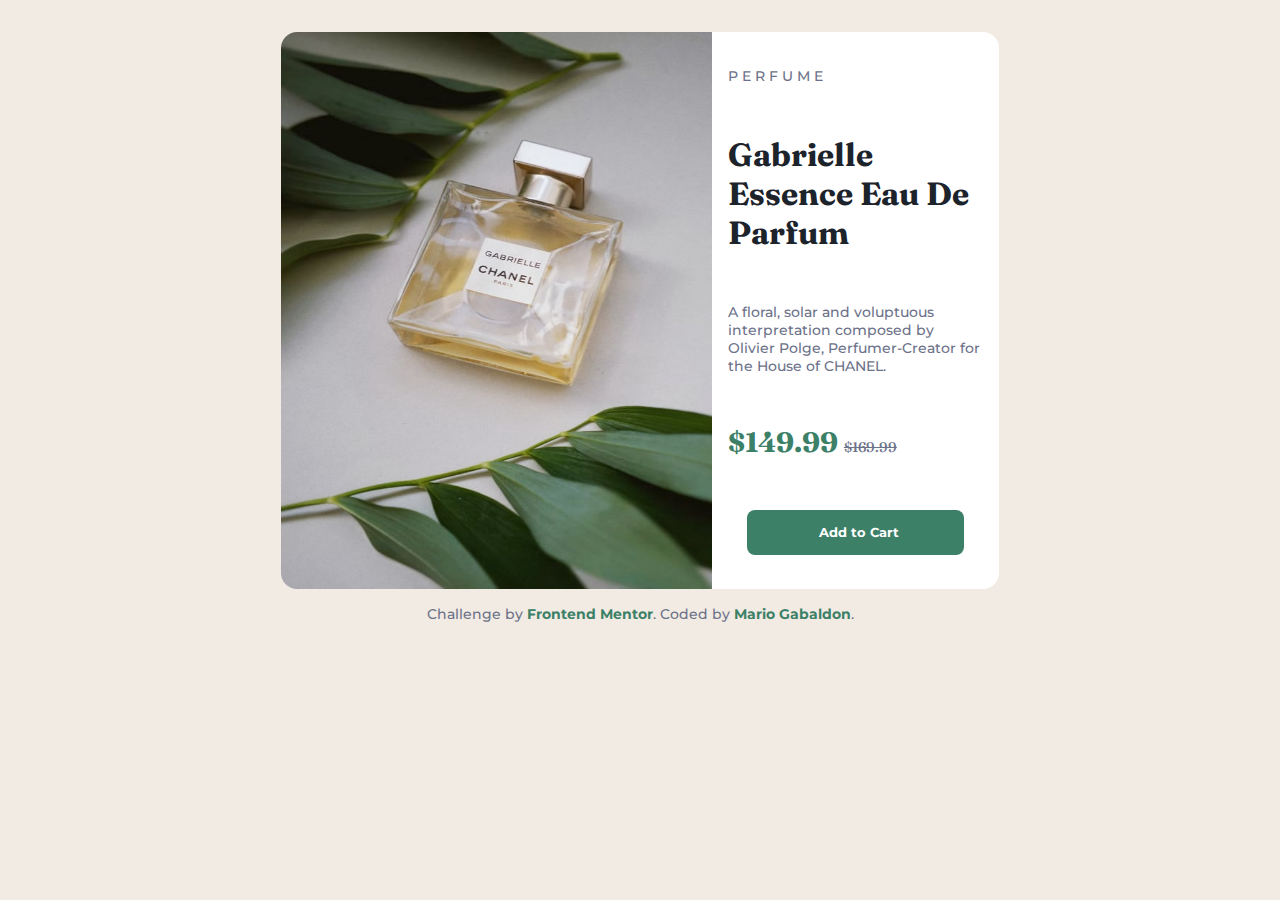
<file: index.html>
<!DOCTYPE html>
<html lang="en">
<head>
  <meta charset="UTF-8">
  <meta name="viewport" content="width=device-width, initial-scale=1.0">

  <link rel="icon" type="image/png" sizes="32x32" href="./images/favicon-32x32.png">
  <link rel="stylesheet" href="/style.css">
  <link rel="stylesheet" href="https://cdnjs.cloudflare.com/ajax/libs/font-awesome/6.2.1/css/all.min.css" integrity="sha512-MV7K8+y+gLIBoVD59lQIYicR65iaqukzvf/nwasF0nqhPay5w/9lJmVM2hMDcnK1OnMGCdVK+iQrJ7lzPJQd1w==" crossorigin="anonymous" referrerpolicy="no-referrer" />
  
  <title>Frontend Mentor | Product preview card component</title>

</head>
<body>
  <main>

    <div class="card-container">
      <div class="img-container">
        <img src="/images/image-product-mobile.jpg" alt="product-mobileview" class="mobile-img">
        <img src="/images/image-product-desktop.jpg" alt="product-desktopview" class="desktop-view">
      </div>

      <div class="info-container">
        <h2>P E R F U M E</h2>
        <h1>Gabrielle Essence Eau De Parfum</h1>
        <p>A floral, solar and voluptuous interpretation composed by Olivier Polge, 
          Perfumer-Creator for the House of CHANEL.</p>
        <h3>$149.99 <span>$169.99</span></h3>
        <button><i class="fa-solid fa-cart-plus"></i> Add to Cart</button>
      </div>

    </div>

  </main>
  
  <footer>

    <div class="attribution">
      Challenge by <a href="https://www.frontendmentor.io?ref=challenge" target="_blank">Frontend Mentor</a>. 
      Coded by <a href="#">Mario Gabaldon</a>.
    </div>

  </footer>
</body>
</html>
</file>
<file: style.css>
@import url('https://fonts.googleapis.com/css2?family=Fraunces:opsz,wght@9..144,700&family=Montserrat:wght@500;700&display=swap');

*{
    padding: 0;
    margin: 0;
    box-sizing: border-box;
}

body{
    background-color: hsl(30, 38%, 92%);
}

a{
    text-decoration: none;
}

.desktop-view{
    display: none;
}

.card-container{
    width: 90vw;
    max-width: 410px;
    height: 90vh;
    max-height: 607px;
    margin: 0 auto;
    margin-top: 2rem;
    background-color: hsl(0, 0%, 100%);
    border-radius: 1rem;
    display: flex;
    flex-direction: column;
    align-items: center;
    justify-content: space-between;
}

.img-container img{
    width: 100%;
    border-radius: 1rem 1rem 0 0 ;
}

.info-container{
    display: flex;
    flex-direction: column;
    gap: 1rem;
    height: 50%;
    padding: 0 1rem;
    margin-bottom: 2rem;
}

.info-container h2{
    font-size: 14px;
    font-family: 'Montserrat', sans-serif;
    font-weight: 500;
    color: hsl(228, 12%, 48%);
}

.info-container h1{
    font-family: 'Fraunces', serif;
    font-weight: 700;
    color: hsl(212, 21%, 14%);
}

.info-container p{
    font-family: 'Montserrat', sans-serif;
    font-weight: 500;
    color: hsl(228, 12%, 48%);
    font-size: 14px;
}

.info-container h3{
    font-family: 'Fraunces', serif;
    font-weight: 700;
    color: hsl(158, 36%, 37%);
    font-size: 28px;
}

.info-container span{
    font-size: 14px;
    text-decoration: line-through;
    color: hsl(228, 12%, 48%);
    font-weight: 500;
}

button{
    background-color: hsl(158, 36%, 37%);
    width: 85%;
    height: 45px;
    border: none;
    border-radius: .5rem;
    font-family: 'Montserrat', sans-serif;
    font-weight: 700;
    color: hsl(0, 0%, 100%);
    cursor: pointer;
    align-self: center;
    max-width: 350px;
}

button:hover{
    background-color: hsl(158, 40%, 18%);
}

.fa-cart-plus{
    padding-right: .5rem;
}

.attribution{
    text-align: center;
    font-size: 14px;
    font-family: 'Montserrat', sans-serif;
    font-weight: 500;
    margin-top: 1rem;
    color: hsl(228, 12%, 48%);
}

.attribution a{
    color: hsl(158, 36%, 37%);
    font-weight: 700;
}

@media (min-width: 768px) {
    .card-container{
        flex-direction: row;
        max-width: 718px;
        max-height: 557px;
    }

    .img-container{
        height: 100%;
        width: 60%;
    }

    .img-container img{
        height: 100%;
        border-radius: 1rem 0 0 1rem;
    }

    .mobile-img{
        display: none;
    }

    .desktop-view{
        display: block;
    }

    .info-container{
        width: 40%;
        height: 100%;
        justify-content: space-evenly;
        margin-bottom: 0;
    }
}
</file>
